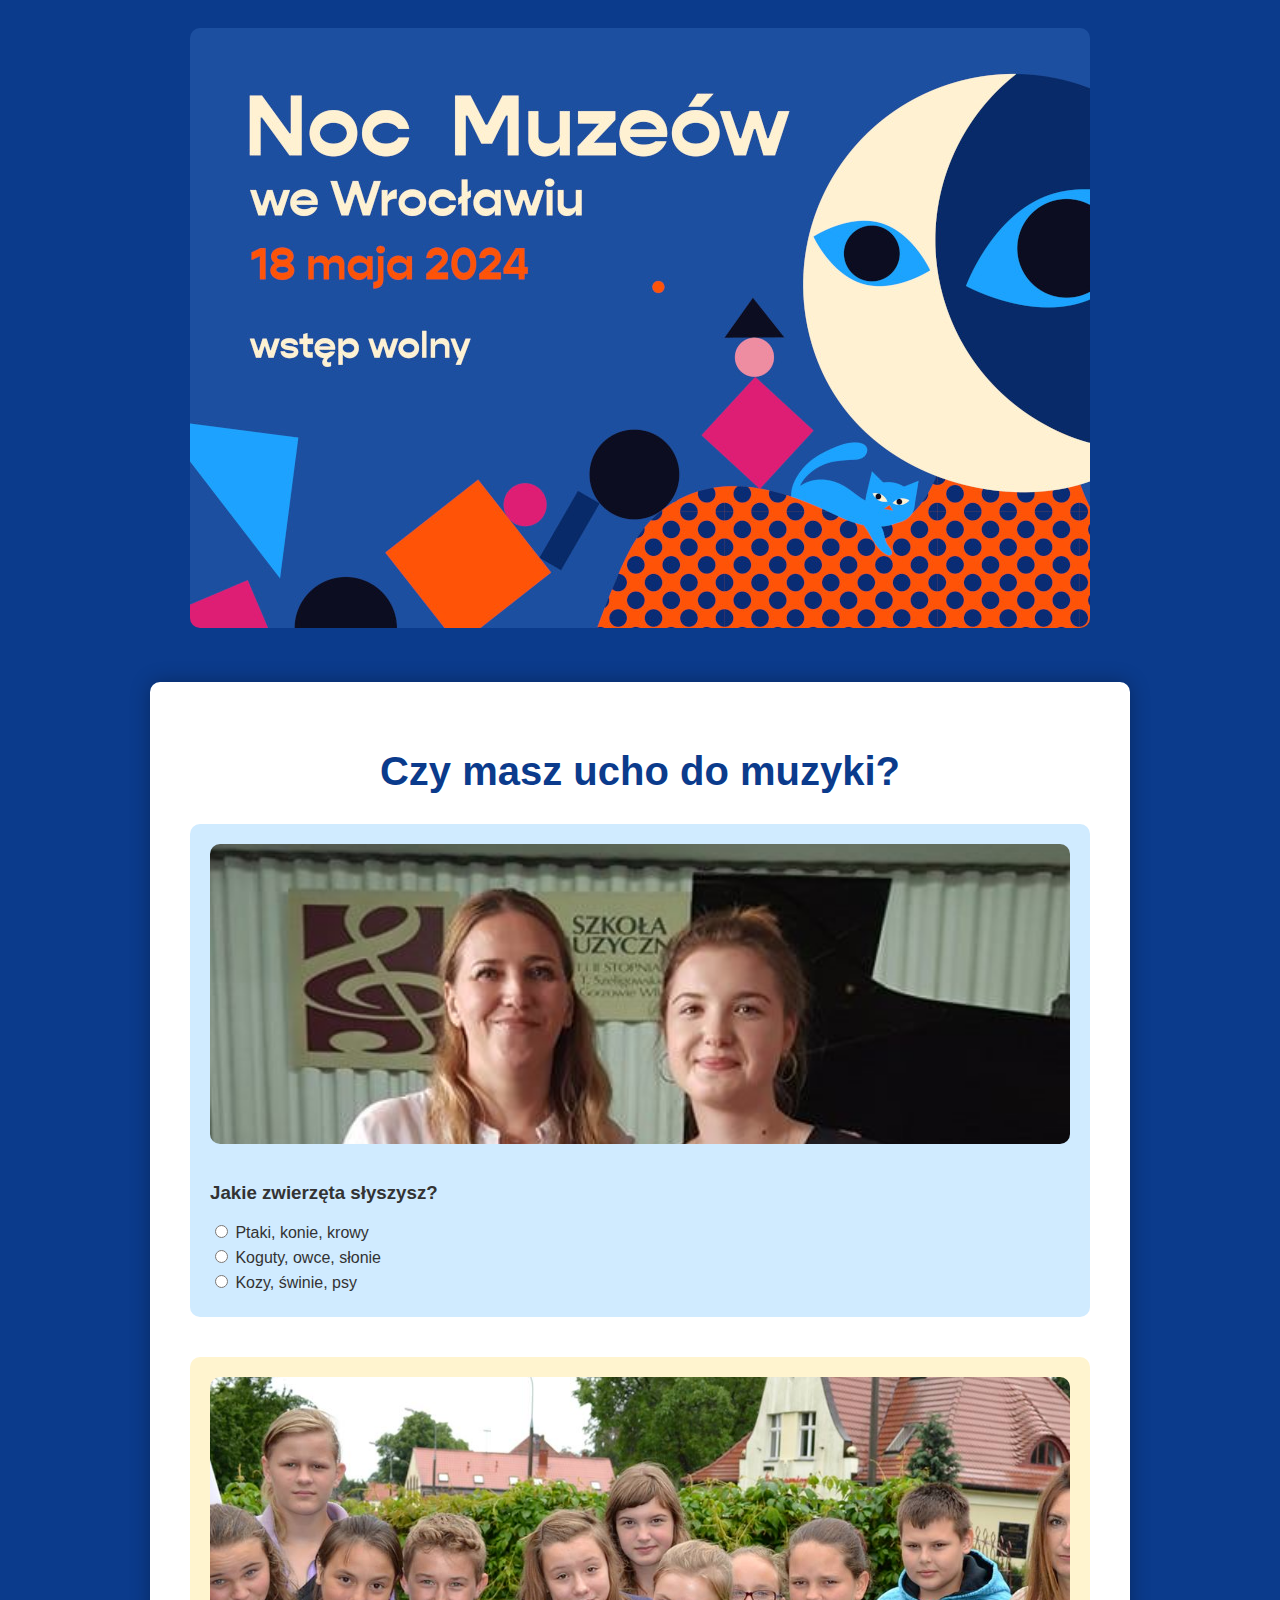
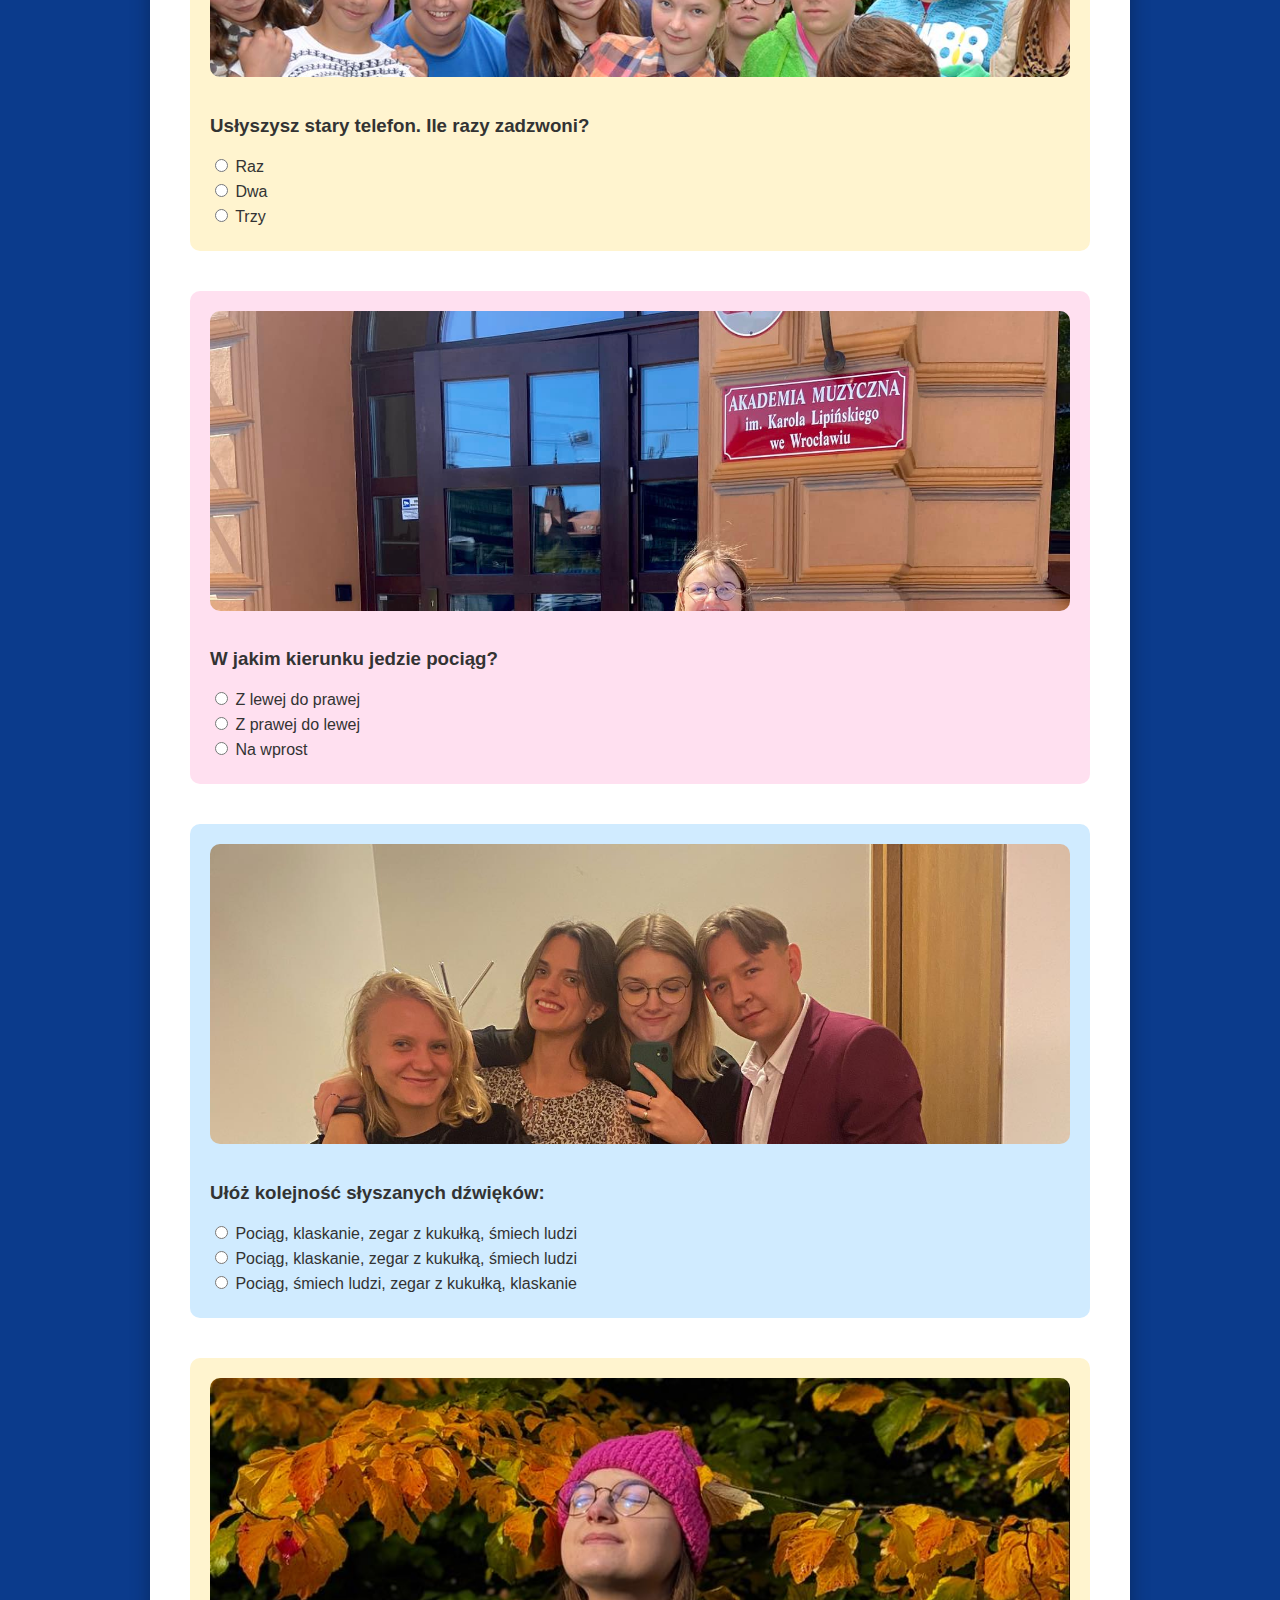
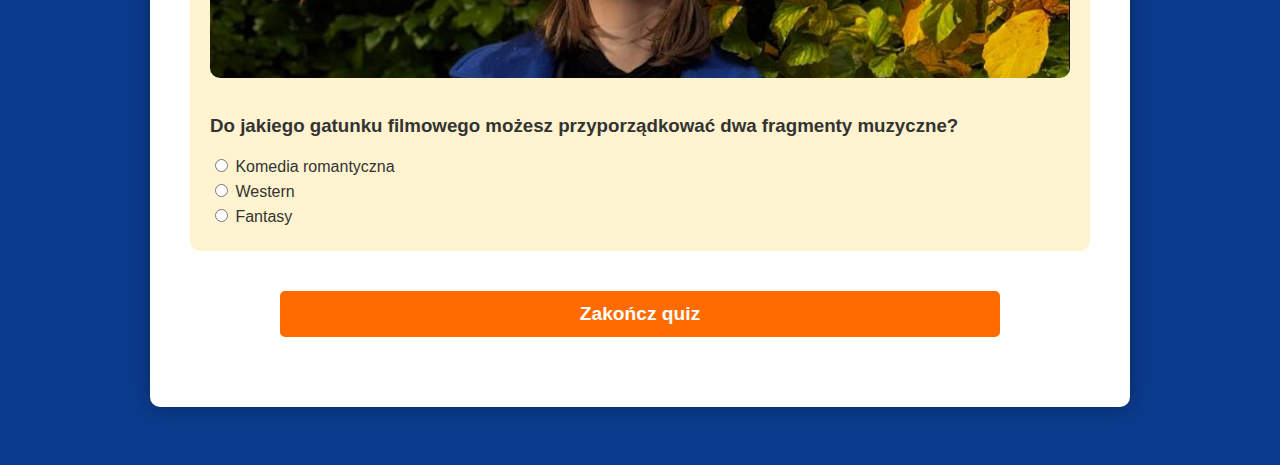
<file: index.html>
<!DOCTYPE html>
<html lang="pl">
<head>
  <meta charset="UTF-8">
  <meta name="viewport" content="width=device-width, initial-scale=1.0">
  <title>Czy masz ucho do muzyki?</title>
  <style>
    body {
      font-family: Arial, sans-serif;
      background-color: #0B3B8C; /* granatowe tło */
      padding: 20px;
      text-align: center;
      color: white;
    }
    #quiz-box {
      background: white;
      color: #333;
      padding: 40px;
      border-radius: 10px;
      box-shadow: 0 0 20px rgba(0,0,0,0.3);
      max-width: 900px;
      margin: 30px auto;
    }
    h1 {
      font-size: 2.5rem;
      font-weight: bold;
      margin-bottom: 30px;
      color: #0B3B8C; /* granatowy tekst */
    }
    #banner img {
      max-width: 100%;
      border-radius: 10px;
      margin-bottom: 20px;
    }
    .question-block {
      margin-bottom: 40px;
      padding: 20px;
      border-radius: 10px;
      text-align: left;
    }
    .blue { background-color: #d0ebff; }
    .yellow { background-color: #fff4cf; }
    .pink { background-color: #ffe0f0; }
    .question-block img {
      width: 100%;
      max-height: 300px;
      overflow: hidden;
      object-fit: cover;
      object-position: center -200px;
      border-radius: 10px;
      margin-bottom: 15px;
    }
    button {
      display: block;
      width: 80%;
      margin: 20px auto;
      padding: 12px;
      font-size: 1.2rem;
      font-weight: bold;
      border: none;
      background-color: #FF6B00; /* pomarańczowy */
      color: white;
      border-radius: 5px;
      cursor: pointer;
      transition: background 0.3s;
    }
    button:hover {
      background-color: #e65c00;
    }
    .correct {
      background-color: #4CAF50;
      color: white;
    }
    .incorrect {
      background-color: #f44336;
      color: white;
    }
    #result {
      margin-top: 30px;
      font-size: 1.5rem;
      line-height: 2;
    }
    .retry-btn {
      margin-top: 20px;
      padding: 10px 20px;
      background-color: #2196F3;
      color: white;
      font-size: 1.2rem;
      border: none;
      border-radius: 5px;
      cursor: pointer;
    }
    .retry-btn:hover {
      background-color: #1976D2;
    }
  </style>
</head>
<body>

<div id="banner">
  <img src="./assets/banner.jpg" alt="Noc Muzeów 2024">
</div>

<div id="quiz-box">
  <h1>Czy masz ucho do muzyki?</h1>
  <form id="quiz-form"></form>
  <button id="submit-btn" type="button" onclick="submitQuiz()">Zakończ quiz</button>
  <div id="result"></div>
</div>

<script>
const quiz = [
  {
    question: "Jakie zwierzęta słyszysz?",
    correct: 0,
    image: "./assets/eliza1.jpg",
    answers: [
      { text: "Ptaki, konie, krowy", instruction: "Wyjdź z pomieszczenia" },
      { text: "Koguty, owce, słonie", instruction: "Wyjrzyj przez okno" },
      { text: "Kozy, świnie, psy", instruction: "Zostań w pomieszczeniu" }
    ]
  },
  {
    question: "Usłyszysz stary telefon. Ile razy zadzwoni?",
    correct: 1,
    image: "./assets/eliza2.png",
    answers: [
      { text: "Raz", instruction: "Skręć w lewo" },
      { text: "Dwa", instruction: "Skręć w prawo" },
      { text: "Trzy", instruction: "Idź na wprost" }
    ]
  },
  {
    question: "W jakim kierunku jedzie pociąg?",
    correct: 0,
    image: "./assets/eliza3.jpg",
    answers: [
      { text: "Z lewej do prawej", instruction: "Wjedź na 4 piętro" },
      { text: "Z prawej do lewej", instruction: "Wjedź na 2 piętro" },
      { text: "Na wprost", instruction: "Wjedź na 3 piętro" }
    ]
  },
  {
    question: "Ułóż kolejność słyszanych dźwięków:",
    correct: 2,
    image: "./assets/eliza4.jpg",
    answers: [
      { text: "Pociąg, klaskanie, zegar z kukułką, śmiech ludzi", instruction: "Jesteś na miejscu" },
      { text: "Pociąg, klaskanie, zegar z kukułką, śmiech ludzi", instruction: "Jesteś na miejscu" },
      { text: "Pociąg, śmiech ludzi, zegar z kukułką, klaskanie", instruction: "Jesteś na miejscu" }
    ]
  },
  {
    question: "Do jakiego gatunku filmowego możesz przyporządkować dwa fragmenty muzyczne?",
    correct: 1,
    image: "./assets/eliza5.jpg",
    answers: [
      { text: "Komedia romantyczna", instruction: "Poszukaj schodów" },
      { text: "Western", instruction: "Udaj się do windy" },
      { text: "Fantasy", instruction: "Idź na wprost" }
    ]
  }
];


function buildQuiz() {
  const quizForm = document.getElementById('quiz-form');
  quizForm.innerHTML = '';
  quiz.forEach((q, qIndex) => {
    const colors = ['blue', 'yellow', 'pink'];
    const colorClass = colors[qIndex % colors.length];
    const questionDiv = document.createElement('div');
    questionDiv.classList.add('question-block', colorClass);
    questionDiv.innerHTML = `
      <img src="${q.image}" alt="Pytanie ${qIndex + 1}">
      <h3>${q.question}</h3>
    `;
    q.answers.forEach((answer, aIndex) => {
      const label = document.createElement('label');
      label.innerHTML = `
        <input type="radio" name="question${qIndex}" value="${aIndex}">
        ${answer.text}
      `;
      label.style.display = 'block';
      label.style.margin = '5px 0';
      questionDiv.appendChild(label);
    });
    quizForm.appendChild(questionDiv);
  });
}

function submitQuiz() {
  const resultElement = document.getElementById('result');
  const quizForm = document.getElementById('quiz-form');
  const inputs = quizForm.querySelectorAll('input[type=radio]:checked');
  const submitBtn = document.getElementById('submit-btn');
  
  let allCorrect = true;
  let instructions = '';

  quiz.forEach((q, qIndex) => {
    const selected = quizForm.querySelector(`input[name="question${qIndex}"]:checked`);
    if (selected) {
      const selectedIndex = parseInt(selected.value);
      if (selectedIndex === q.correct) {
        selected.parentElement.classList.add('correct');
      } else {
        selected.parentElement.classList.add('incorrect');
        allCorrect = false;
      }
      instructions += q.answers[selectedIndex].instruction + "<br>";
    } else {
      allCorrect = false;
    }
  });

  if (inputs.length < quiz.length) {
    alert('Proszę odpowiedzieć na wszystkie pytania!');
    return;
  }

  submitBtn.style.display = 'none';

  if (allCorrect) {
    resultElement.innerHTML = `
      <div style="margin-top:20px;">${instructions}</div>
      <div style="margin-top:30px; font-weight:bold; font-size:1.8rem;">Gratulacje! Koniec testu 🎉</div>
      <div style="margin-top:10px;">Test uruchomi się ponownie za 5 sekund...</div>
    `;
    setTimeout(() => { restartQuiz(); }, 5000);
  } else {
    resultElement.innerHTML = `
      <div style="margin-top:20px;">${instructions}</div>
      <button class="retry-btn" onclick="restartQuiz()">Spróbuj jeszcze raz</button>
    `;
  }
}

function restartQuiz() {
  location.reload();
}

buildQuiz();
</script>

</body>
</html>
</file>
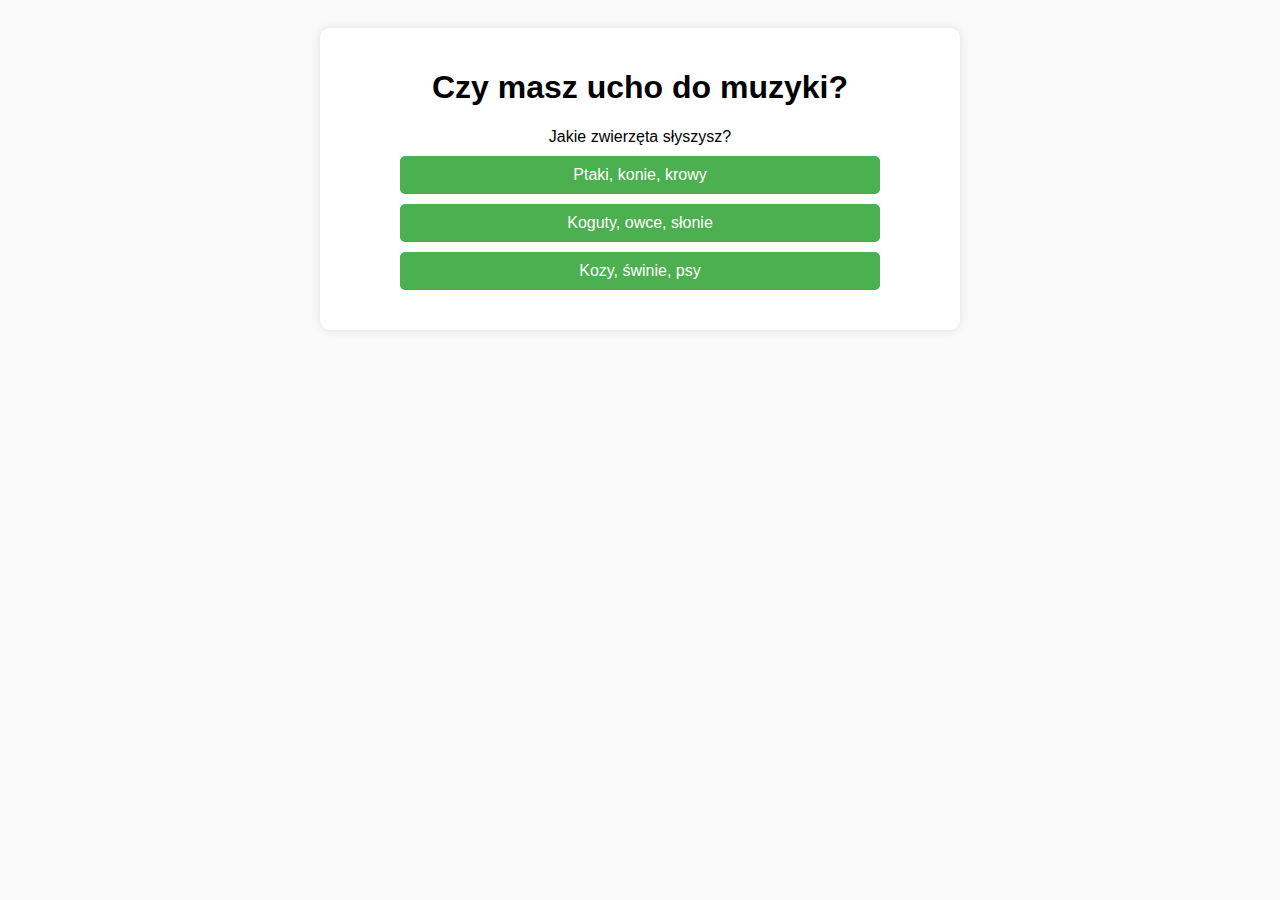
<file: quiz.html>
<!DOCTYPE html>
<html lang="pl">
<head>
  <meta charset="UTF-8">
  <meta name="viewport" content="width=device-width, initial-scale=1.0">
  <title>Czy masz ucho do muzyki?</title>
  <style>
    body {
      font-family: Arial, sans-serif;
      background: #f9f9f9;
      padding: 20px;
      text-align: center;
    }
    #quiz-box {
      background: white;
      padding: 20px;
      border-radius: 10px;
      box-shadow: 0 0 10px rgba(0,0,0,0.1);
      max-width: 600px;
      margin: auto;
    }
    button {
      display: block;
      width: 80%;
      margin: 10px auto;
      padding: 10px;
      font-size: 1rem;
      border: none;
      background-color: #4CAF50;
      color: white;
      border-radius: 5px;
      cursor: pointer;
    }
    button:hover {
      background-color: #45a049;
    }
    #result {
      margin-top: 20px;
      font-size: 1.2rem;
    }
  </style>
</head>
<body>

<div id="quiz-box">
  <h1>Czy masz ucho do muzyki?</h1>
  <div id="question"></div>
  <div id="answers"></div>
  <div id="result"></div>
</div>

<script>
const quiz = [
  {
    question: "Jakie zwierzęta słyszysz?",
    answers: [
      { text: "Ptaki, konie, krowy", instruction: "Wyjdź z pomieszczenia" },
      { text: "Koguty, owce, słonie", instruction: "Wyjrzyj przez okno" },
      { text: "Kozy, świnie, psy", instruction: "Zostań w pomieszczeniu" }
    ]
  },
  {
    question: "Usłyszysz stary telefon. Ile razy zadzwoni?",
    answers: [
      { text: "Raz", instruction: "Skręć w lewo" },
      { text: "Dwa", instruction: "Skręć w prawo" },
      { text: "Trzy", instruction: "Idź na wprost" }
    ]
  },
  {
    question: "W jakim kierunku jedzie pociąg?",
    answers: [
      { text: "Z lewej do prawej", instruction: "Udaj się do windy" },
      { text: "Z prawej do lewej", instruction: "Poszukaj schodów" },
      { text: "Na wprost", instruction: "Idź na wprost" }
    ]
  },
  {
    question: "Ułóż kolejność słyszanych dźwięków:",
    answers: [
      { text: "Pociąg, klaskanie, zegar z kukułką, śmiech ludzi", instruction: "Wjedź na 2 piętro" },
      { text: "Pociąg, klaskanie, zegar z kukułką, śmiech ludzi", instruction: "Wjedź na 3 piętro" },
      { text: "Pociąg, śmiech ludzi, zegar z kukułką, klaskanie", instruction: "Wjedź na 4 piętro" }
    ]
  },
  {
    question: "Do jakiego gatunku filmowego możesz przyporządkować dwa fragmenty muzyczne?",
    answers: [
      { text: "Komedia romantyczna", instruction: "Skręć w lewo – jesteś na miejscu!" },
      { text: "Western", instruction: "Skręć w prawo – jesteś na miejscu!" },
      { text: "Fantasy", instruction: "Idź na wprost – jesteś na miejscu!" }
    ]
  }
];

let currentQuestion = 0;
let resultInstructions = [];

function showQuestion() {
  const questionElement = document.getElementById('question');
  const answersElement = document.getElementById('answers');
  questionElement.innerHTML = quiz[currentQuestion].question;
  answersElement.innerHTML = '';

  quiz[currentQuestion].answers.forEach((answer, index) => {
    const button = document.createElement('button');
    button.innerText = answer.text;
    button.onclick = () => selectAnswer(answer);
    answersElement.appendChild(button);
  });
}

function selectAnswer(answer) {
  resultInstructions.push(`Pytanie ${currentQuestion + 1}: ${answer.instruction}`);
  currentQuestion++;

  if (currentQuestion < quiz.length) {
    showQuestion();
  } else {
    showResult();
  }
}

function showResult() {
  const questionElement = document.getElementById('question');
  const answersElement = document.getElementById('answers');
  const resultElement = document.getElementById('result');

  questionElement.innerHTML = "Twoja muzyczna instrukcja:";
  answersElement.innerHTML = '';
  resultElement.innerHTML = resultInstructions.join('<br>');
}

showQuestion();
</script>

</body>
</html>
</file>
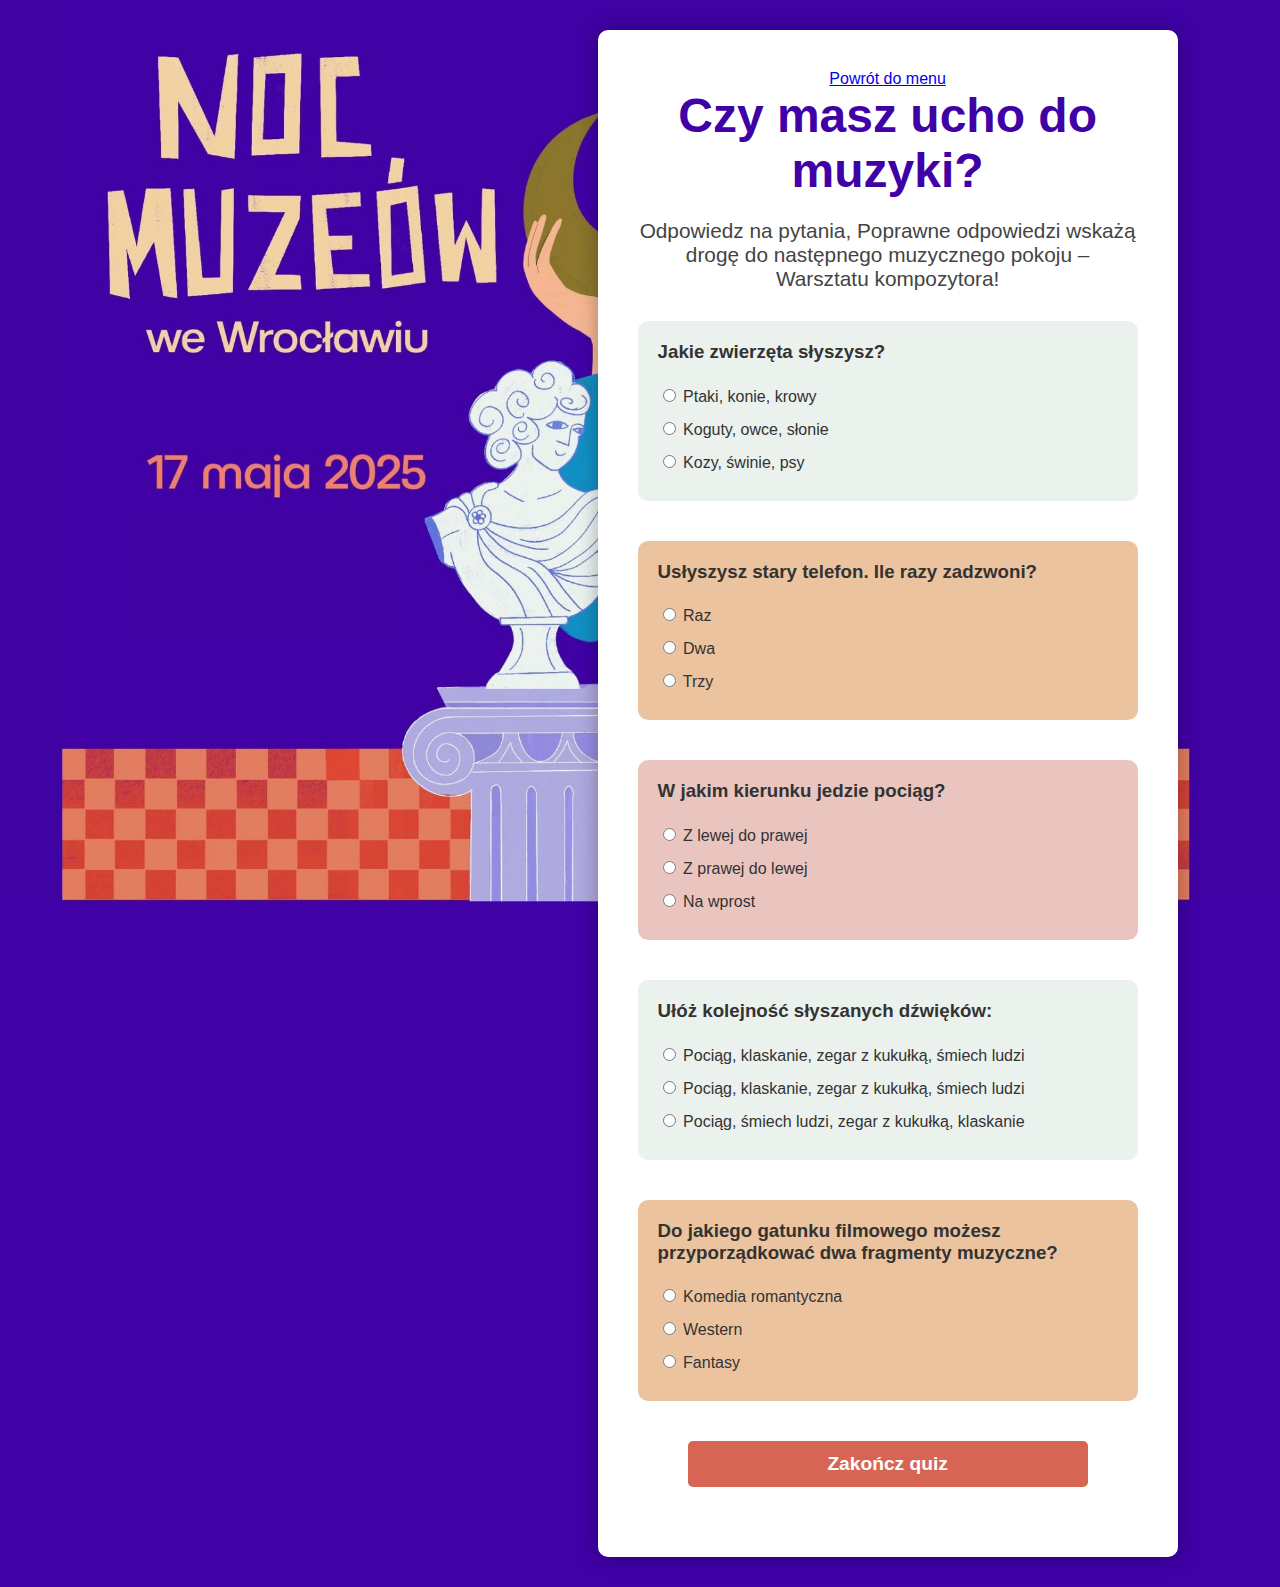
<file: quiz/dorosli.html>
<!DOCTYPE html>
<html lang="pl">
<head>
  <meta charset="UTF-8">
  <meta name="viewport" content="width=device-width, initial-scale=1.0">
  <link href="https://fonts.cdnfonts.com/css/publica-play" rel="stylesheet">
  <link rel="stylesheet" href="../static/style.css">
  <title>Czy masz ucho do muzyki?</title>
</head>
<body>

<div id="quiz-box">
  <a class="back-link" href="../index.html">Powrót do menu</a>
  <h1>Czy masz ucho do muzyki?</h1>
  <p>Odpowiedz na pytania, Poprawne odpowiedzi wskażą drogę do następnego muzycznego
    pokoju – Warsztatu kompozytora!</p>
  <form id="quiz-form"></form>
  <button id="end-btn" type="button" onclick="submitQuiz()">Zakończ quiz</button>
  <div id="result" style="text-align: left;"></div>
</div>

<script>
const quiz = [
  {
    "code": "MCUzQSUzQVd5amQlQzUlQkElMjB6JTIwcG9taWVzemN6ZW5pYQ==",
    "question": "Jakie zwierzęta słyszysz?",
    "answers": [
      { "text": "Ptaki, konie, krowy" },
      { "text": "Koguty, owce, słonie" },
      { "text": "Kozy, świnie, psy" }
    ]
  },
  {
    "code": "MSUzQSUzQVNrciVDNCU5OSVDNCU4NyUyMHclMjBwcmF3bw==",
    "question": "Usłyszysz stary telefon. Ile razy zadzwoni?",
    "answers": [
      { "text": "Raz" },
      { "text": "Dwa" },
      { "text": "Trzy" }
    ]
  },
  {
    "code": "MCUzQSUzQVdqZWQlQzUlQkElMjBuYSUyMDQlMjBwaSVDNCU5OXRybw==",
    "question": "W jakim kierunku jedzie pociąg?",
    "answers": [
      { "text": "Z lewej do prawej" },
      { "text": "Z prawej do lewej" },
      { "text": "Na wprost" }
    ]
  },
  {
    "code": "MiUzQSUzQUplc3RlJUM1JTlCJTIwbmElMjBtaWVqc2N1",
    "question": "Ułóż kolejność słyszanych dźwięków:",
    "answers": [
      { "text": "Pociąg, klaskanie, zegar z kukułką, śmiech ludzi" },
      { "text": "Pociąg, klaskanie, zegar z kukułką, śmiech ludzi" },
      { "text": "Pociąg, śmiech ludzi, zegar z kukułką, klaskanie" }
    ]
  },
  {
    "code": "MSUzQSUzQVVkYWolMjBzaSVDNCU5OSUyMGRvJTIwd2luZHk=",
    "question": "Do jakiego gatunku filmowego możesz przyporządkować dwa fragmenty muzyczne?",
    "answers": [
      { "text": "Komedia romantyczna" },
      { "text": "Western" },
      { "text": "Fantasy" }
    ]
  }
];


</script>
<script src="../static/script.js"></script>

</body>
</html>
</file>
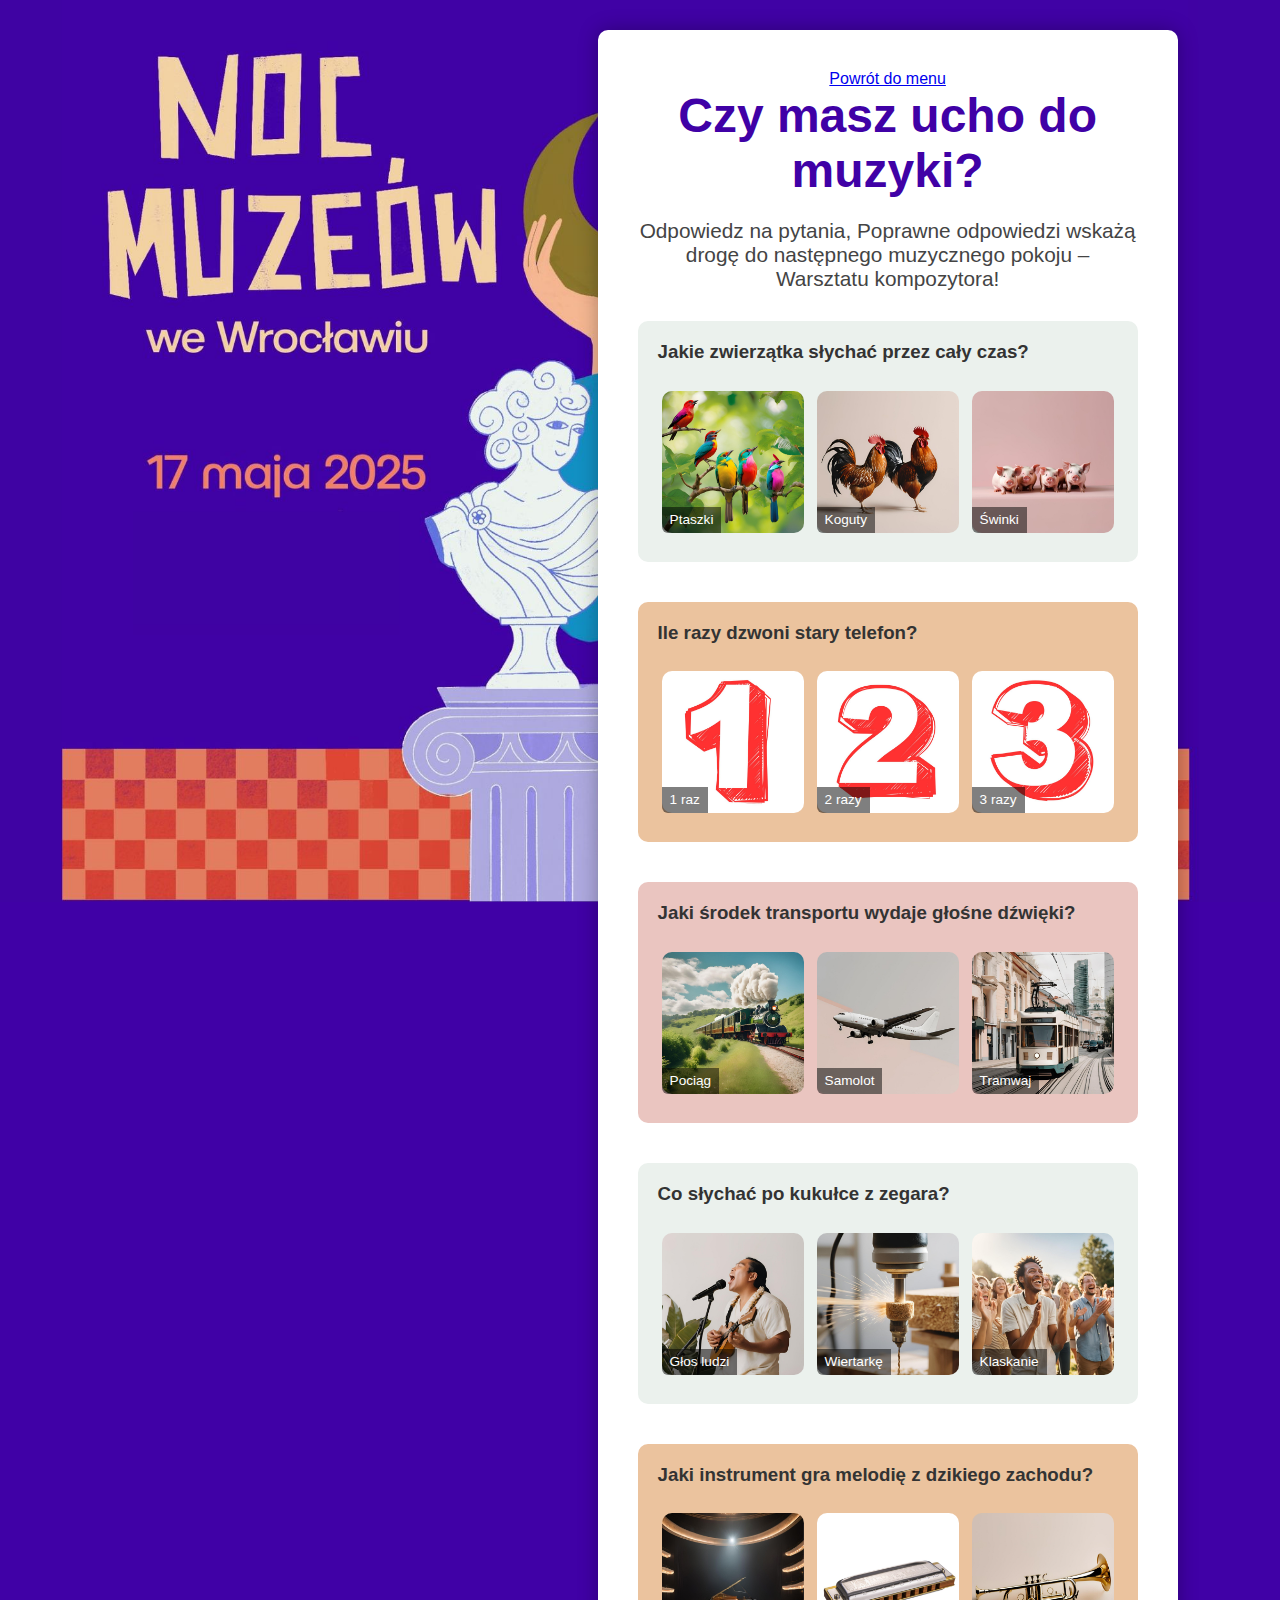
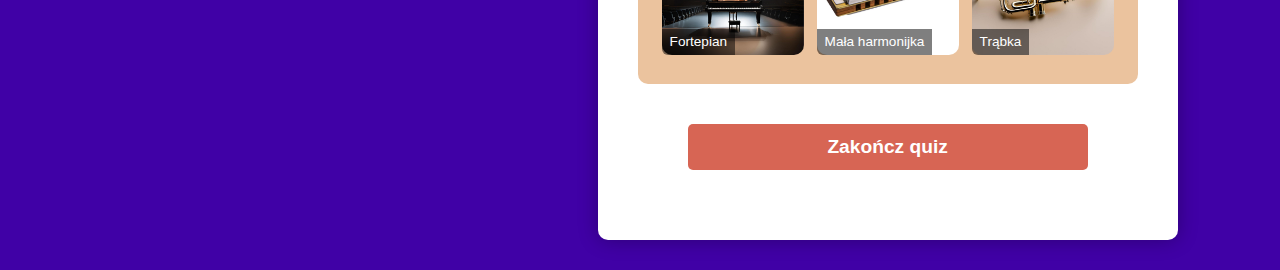
<file: quiz/dzieci.html>
<!DOCTYPE html>
<html lang="pl">
<head>
  <meta charset="UTF-8">
  <meta name="viewport" content="width=device-width, initial-scale=1.0">
  <link href="https://fonts.cdnfonts.com/css/publica-play" rel="stylesheet">
  <link rel="stylesheet" href="../static/style.css">
  <title>Czy masz ucho do muzyki?</title>
</head>
<body>

<div id="quiz-box">
  <a class="back-link" href="../index.html">Powrót do menu</a>
  <h1>Czy masz ucho do muzyki?</h1>
  <p>Odpowiedz na pytania, Poprawne odpowiedzi wskażą drogę do następnego muzycznego
    pokoju – Warsztatu kompozytora!</p>
  <form id="quiz-form"></form>
  <button id="end-btn" type="button" onclick="submitQuiz()">Zakończ quiz</button>
  <div id="result" style="text-align: left;"></div>
</div>

<script>
const imagePath = '../assets/children-quiz/';

const quiz = [
  {
    "code": "MCUzQSUzQXd5amQlQzUlQkElMjB6JTIwcG9taWVzemN6ZW5pYSUzQSUzQXVuZGVmaW5lZA==",
    "question": "Jakie zwierzątka słychać przez cały czas?",
    "answers": [
      {
        "text": "Ptaszki"
      },
      {
        "text": "Koguty"
      },
      {
        "text": "Świnki"
      }
    ]
  },
  {
    "code": "MSUzQSUzQXNrciVDNCU5OSVDNCU4NyUyMHclMjBwcmF3byUzQSUzQXVuZGVmaW5lZA==",
    "question": "Ile razy dzwoni stary telefon?",
    "answers": [
      {
        "text": "1 raz"
      },
      {
        "text": "2 razy"
      },
      {
        "text": "3 razy"
      }
    ]
  },
  {
    "code": "MCUzQSUzQXpuYWpkJUM1JUJBJTIwd2luZCVDNCU5OSUzQSUzQXVuZGVmaW5lZA==",
    "question": "Jaki środek transportu wydaje głośne dźwięki?",
    "answers": [
      {
        "text": "Pociąg"
      },
      {
        "text": "Samolot"
      },
      {
        "text": "Tramwaj"
      }
    ]
  },
  {
    "code": "MiUzQSUzQXdqZWR6JTIwbmElMjA0JTIwcGklQzQlOTl0cm8lM0ElM0F1bmRlZmluZWQ=",
    "question": "Co słychać po kukułce z zegara?",
    "answers": [
      {
        "text": "Głos ludzi"
      },
      {
        "text": "Wiertarkę"
      },
      {
        "text": "Klaskanie"
      }
    ]
  },
  {
    "code": "MSUzQSUzQXNrciVDNCU5OSVDNCU4NyUyMHclMjBwcmF3byUzQSUzQXVuZGVmaW5lZA==",
    "question": "Jaki instrument gra melodię z dzikiego zachodu?",
    "answers": [
      {
        "text": "Fortepian"
      },
      {
        "text": "Mała harmonijka"
      },
      {
        "text": "Trąbka"
      }
    ]
  }
]

</script>
<script src="../static/script.js"></script>

</body>
</html>
</file>
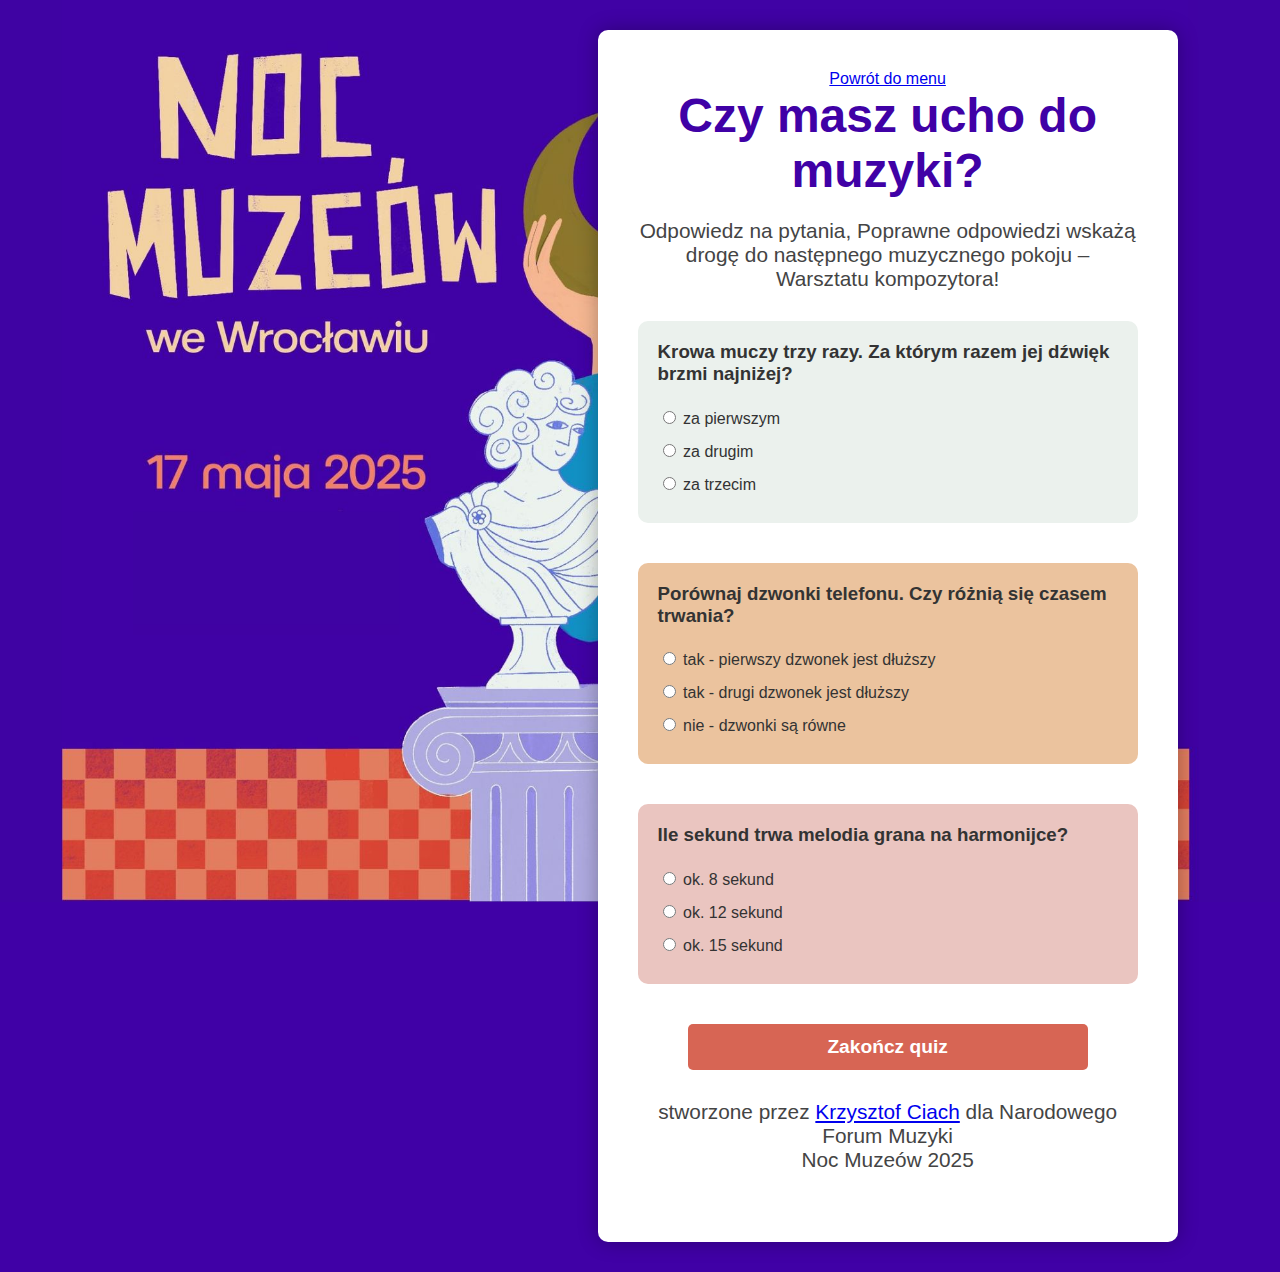
<file: quiz/trudne.html>
<!DOCTYPE html>
<html lang="pl">
<head>
  <meta charset="UTF-8">
  <meta name="viewport" content="width=device-width, initial-scale=1.0">
  <link href="https://fonts.cdnfonts.com/css/publica-play" rel="stylesheet">
  <link rel="stylesheet" href="../static/style.css">
  <title>Czy masz ucho do muzyki?</title>
</head>
<body>

<div id="quiz-box">
  <a class="back-link" href="../index.html">Powrót do menu</a>
  <h1>Czy masz ucho do muzyki?</h1>
  <p>Odpowiedz na pytania, Poprawne odpowiedzi wskażą drogę do następnego muzycznego
    pokoju – Warsztatu kompozytora!</p>
  <form id="quiz-form"></form>
  <button id="end-btn" type="button" onclick="submitQuiz()">Zakończ quiz</button>
  <div id="result" style="text-align: left;"></div>
  <footer>
    <p>stworzone przez <a href="https://ciachu.site" target="_blank" rel="noopener noreferrer">Krzysztof Ciach</a> dla Narodowego Forum Muzyki <br/> Noc Muzeów 2025</p>
  </footer>
</div>

<script>
const quiz = [
  {
    "code": "MiUzQSUzQSUzQSUzQXVuZGVmaW5lZA==",
    "question": "Krowa muczy trzy razy. Za którym razem jej dźwięk brzmi najniżej?",
    "answers": [
      {
        "text": "za pierwszym"
      },
      {
        "text": "za drugim"
      },
      {
        "text": "za trzecim"
      }
    ]
  },
  {
    "code": "MiUzQSUzQSUzQSUzQXVuZGVmaW5lZA==",
    "question": "Porównaj dzwonki telefonu. Czy różnią się czasem trwania?",
    "answers": [
      {
        "text": "tak - pierwszy dzwonek jest dłuższy"
      },
      {
        "text": "tak - drugi dzwonek jest dłuższy"
      },
      {
        "text": "nie - dzwonki są równe"
      }
    ]
  },
  {
    "code": "MSUzQSUzQSUzQSUzQXVuZGVmaW5lZA==",
    "question": "Ile sekund trwa melodia grana na harmonijce?",
    "answers": [
      {
        "text": "ok. 8 sekund"
      },
      {
        "text": "ok. 12 sekund"
      },
      {
        "text": "ok. 15 sekund"
      }
    ]
  }
];

</script>
<script src="../static/script.js"></script>

</body>
</html>
</file>
<file: static/style.css>
body {
  padding: 0;
  margin: 0;
  text-align: center;
  color: white;

  background: #4001a6 url('../assets/banner2025.jpg') no-repeat center 0 fixed;
  background-size: 100% auto;
}

body, button, input, select, textarea {
  font-family: 'Publica Play', Arial, sans-serif;
}

#quiz-box {
  background: white;
  color: #333;
  padding: 40px;
  border-radius: 10px;
  box-shadow: 0 0 20px rgba(0,0,0,0.3);
  max-width: 500px;
  margin: 30px 0 30px auto;
  margin-right: clamp(0px, 8%, 120px);

  @media screen and (max-width: 768px) {
    margin: 0 auto;
    border-radius: 0;
  }
}
h1 {
  font-size: 3rem;
  font-weight: bold;
  margin-bottom: 10px;
  margin-top: 0;
  color: #4001a6;
}
#quiz-box p {
  font-size: 1.3rem;
  margin-bottom: 30px;
  color: #444;
}
#quiz-box h3 {
  margin-top: 0;
}
#banner img {
  max-width: 100%;
  border-radius: 10px;
  margin-bottom: 20px;
}
.question-block {
  margin-bottom: 40px;
  padding: 20px;
  border-radius: 10px;
  text-align: left;
}
.blue { background-color: #EBF1ED; }
.yellow { background-color: #EBC39E; }
.pink { background-color: #eac5c0; }

.question-block img {
  width: 100%;
  aspect-ratio: 1/1;
  display: block;
  overflow: hidden;
  object-fit: cover;
  object-position: center;
  border-radius: 10px;
}

.answer-label {
  display: block;
  margin: 5px 0;
  padding: 4px 0;
}

.answer-label:hover {
  background-color: #00000011;
  cursor: pointer;
}

.answer-image-label {
  padding: 0;
  overflow: hidden;
  border-radius: 10px;

  position: relative;
  box-sizing: padding-box;
  border: 4px solid transparent;
}

.answers-image {
  display: flex;
  gap: 5px;
  justify-content: center;

  @media screen and (max-width: 768px) {
    flex-direction: column;
  }
}

.answer-image-desc {
  position: absolute;
  
  left: 0;
  bottom: 0;
  background-color: rgba(0, 0, 0, 0.5);
  color: white;
  padding: 5px 8px 6px;
  font-size: 0.85rem;
}

.answer-image-label img {
  transition: transform 1s;
}

.answer-image-label:has(input:checked) {
  border: 4px solid #4001a6;
}

.answer-image-label:hover img {
  transform: scale(1.2);
}

.answer-image-label.correct {
  outline: 4px solid #4CAF50;
}

.answer-image-label.incorrect {
  outline: 4px solid #f44336;
}

.answer-image-label input {
  display: none;
}

.quiz-list {
  list-style: none;
  padding: 0;
}

.quiz-list li {
  margin-bottom: 10px;
}

.quiz-list a {
  text-decoration: none;
}

.quiz-list a,
button {
  display: block;
  width: 80%;
  margin: 20px auto;
  padding: 12px;
  font-size: 1.2rem;
  font-weight: bold;
  border: none;
  background-color: #D76554;
  color: white;
  border-radius: 5px;
  cursor: pointer;
  transition: background 0.3s;
}

.quiz-list a:hover,
button:hover {
  /* super super darker of D76554 */
  background-color: #BF4A3A; 
}

.back-link {
  text-align: left;
}

.back-link:hover {
  text-decoration: none;
}

.correct {
  background-color: #4CAF50;
  color: white;
}
.incorrect {
  background-color: #f44336;
  color: white;
}
#result {
  margin-top: 30px;
  font-size: 1.5rem;
  line-height: 2;
}
.retry-btn {
  margin-top: 20px;
  padding: 10px 20px;
  background-color: #2196F3;
  color: white;
  font-size: 1.2rem;
  border: none;
  border-radius: 5px;
  cursor: pointer;
}
.retry-btn:hover {
  background-color: #1976D2;
}
</file>
